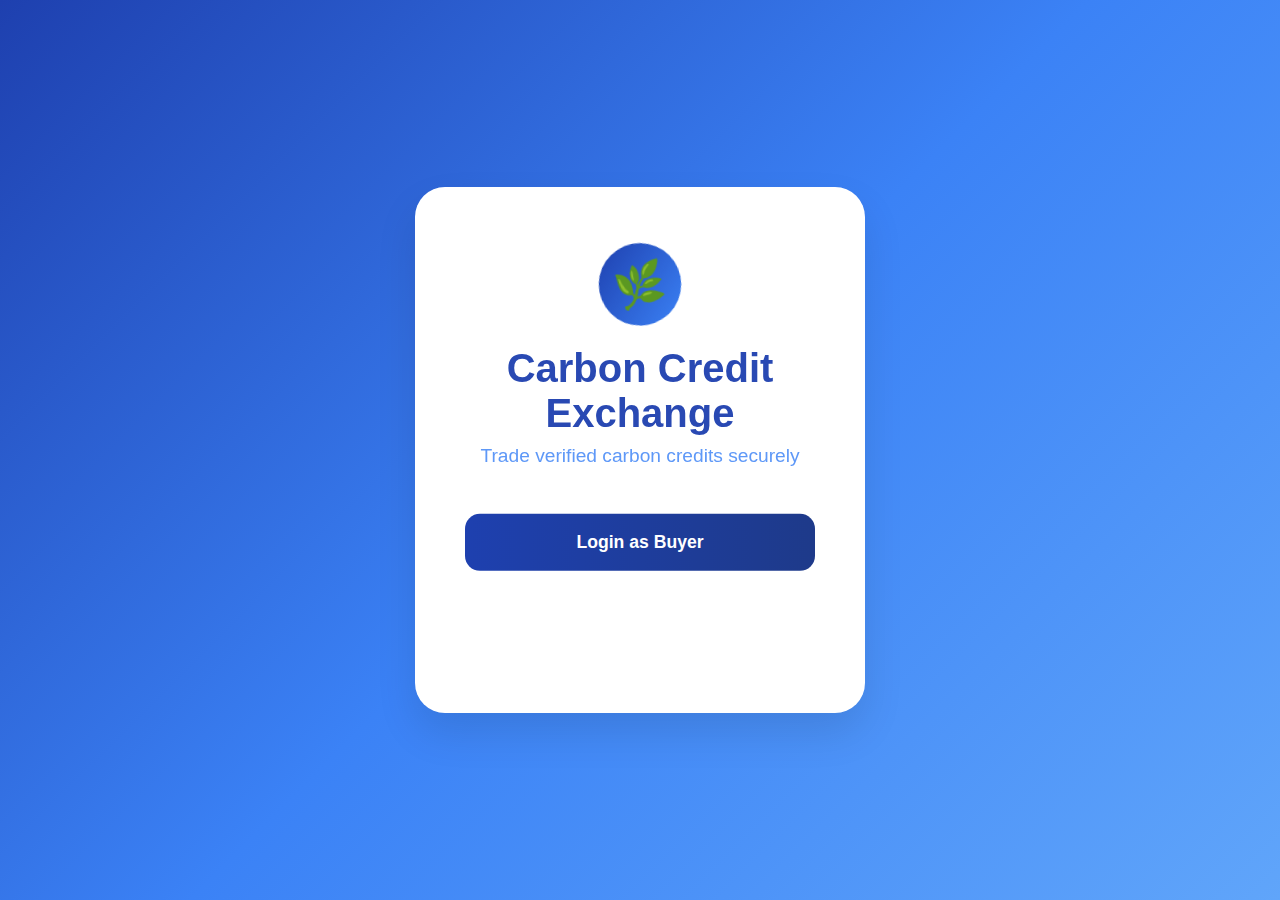
<file: index.html>
<!DOCTYPE html>
<html lang="en">
  <head>
    <meta charset="UTF-8" />
    <meta name="viewport" content="width=device-width, initial-scale=1.0" />
    <title>Carbon Credit Exchange - Login</title>
    <link rel="stylesheet" href="styles.css" />
    <script src="https://cdnjs.cloudflare.com/ajax/libs/gsap/3.12.2/gsap.min.js"></script>
  </head>
  <body>
    <div class="login-container">
      <div class="login-box">
        <div class="logo-circle">
          <span style="font-size: 2.5em; color: white">🌿</span>
        </div>
        <h1 class="login-title">Carbon Credit Exchange</h1>
        <p class="login-subtitle">Trade verified carbon credits securely</p>

        <a
          href="buyer-dashboard.html"
          class="login-btn buyer-btn"
          style="opacity: 100"
        >
          <span>Login as Buyer</span>
        </a>

        <a
          href="seller-dashboard.html"
          class="login-btn seller-btn"
          style="opacity: 100"
        >
          <span>Login as Seller</span>
        </a>
      </div>
    </div>

    <script src="animations.js"></script>
  </body>
</html>
</file>
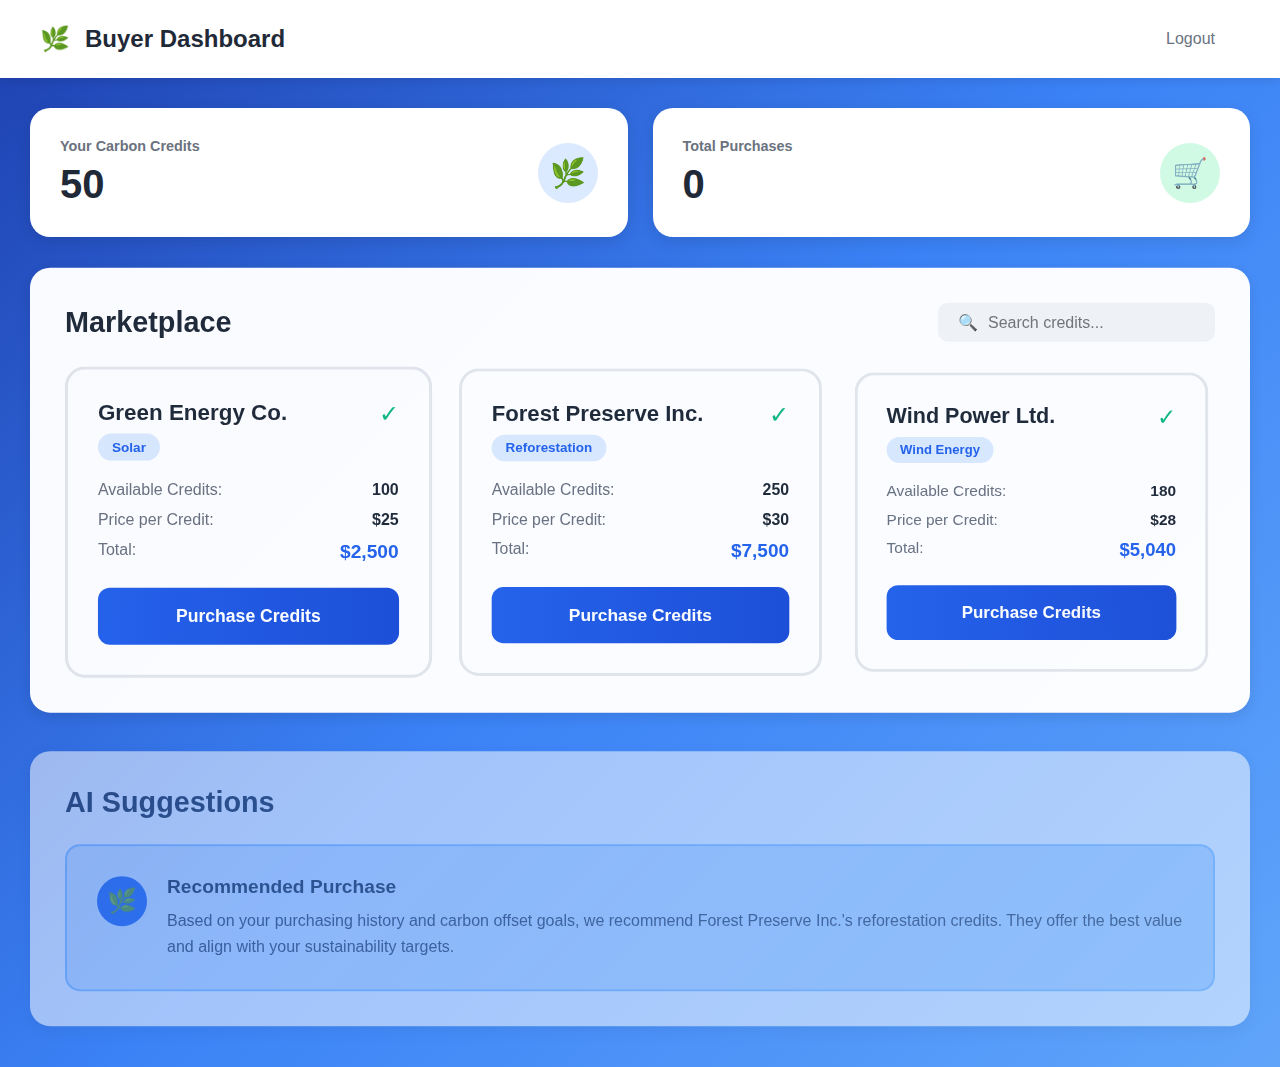
<file: buyer-dashboard.html>
<!DOCTYPE html>
<html lang="en">
  <head>
    <meta charset="UTF-8" />
    <meta name="viewport" content="width=device-width, initial-scale=1.0" />
    <title>Buyer Dashboard - Carbon Credit Exchange</title>
    <link rel="stylesheet" href="styles.css" />
    <script src="https://cdnjs.cloudflare.com/ajax/libs/gsap/3.12.2/gsap.min.js"></script>
  </head>
  <body>
    <nav class="navbar">
      <div class="nav-brand">
        <span>🌿</span>
        <span>Buyer Dashboard</span>
      </div>
      <a href="index.html" class="logout-btn">Logout</a>
    </nav>

    <div class="dashboard-content">
      <div class="stats-grid">
        <div class="stat-card">
          <div class="stat-info">
            <h3>Your Carbon Credits</h3>
            <p id="buyerCredits">50</p>
          </div>
          <div class="stat-icon" style="background: #dbeafe; color: #2563eb">
            🌿
          </div>
        </div>

        <div class="stat-card">
          <div class="stat-info">
            <h3>Total Purchases</h3>
            <p id="totalPurchases">0</p>
          </div>
          <div class="stat-icon" style="background: #d1fae5; color: #059669">
            🛒
          </div>
        </div>
      </div>

      <div class="section">
        <div class="marketplace-header">
          <h2 class="section-title" style="margin: 0">Marketplace</h2>
          <div class="search-box">
            <span>🔍</span>
            <input type="text" placeholder="Search credits..." />
          </div>
        </div>

        <div class="marketplace-grid" id="marketplace">
          <div
            class="marketplace-card"
            onclick="openPurchaseModal(1)"
            style="opacity: 100"
          >
            <div class="card-header">
              <div>
                <div class="card-title">Green Energy Co.</div>
                <span class="card-tag">Solar</span>
              </div>
              <span style="font-size: 1.5em; color: #10b981">✓</span>
            </div>
            <div class="card-info">
              <div class="info-row">
                <span class="info-label">Available Credits:</span>
                <span class="info-value">100</span>
              </div>
              <div class="info-row">
                <span class="info-label">Price per Credit:</span>
                <span class="info-value">$25</span>
              </div>
              <div class="info-row">
                <span class="info-label">Total:</span>
                <span class="total-price">$2,500</span>
              </div>
            </div>
            <button
              class="purchase-btn"
              onclick="event.stopPropagation(); openPurchaseModal(1)"
            >
              Purchase Credits
            </button>
          </div>

          <div
            class="marketplace-card"
            onclick="openPurchaseModal(2)"
            style="opacity: 100"
          >
            <div class="card-header">
              <div>
                <div class="card-title">Forest Preserve Inc.</div>
                <span class="card-tag">Reforestation</span>
              </div>
              <span style="font-size: 1.5em; color: #10b981">✓</span>
            </div>
            <div class="card-info">
              <div class="info-row">
                <span class="info-label">Available Credits:</span>
                <span class="info-value">250</span>
              </div>
              <div class="info-row">
                <span class="info-label">Price per Credit:</span>
                <span class="info-value">$30</span>
              </div>
              <div class="info-row">
                <span class="info-label">Total:</span>
                <span class="total-price">$7,500</span>
              </div>
            </div>
            <button
              class="purchase-btn"
              onclick="event.stopPropagation(); openPurchaseModal(2)"
            >
              Purchase Credits
            </button>
          </div>

          <div
            class="marketplace-card"
            onclick="openPurchaseModal(3)"
            style="opacity: 100"
          >
            <div class="card-header">
              <div>
                <div class="card-title">Wind Power Ltd.</div>
                <span class="card-tag">Wind Energy</span>
              </div>
              <span style="font-size: 1.5em; color: #10b981">✓</span>
            </div>
            <div class="card-info">
              <div class="info-row">
                <span class="info-label">Available Credits:</span>
                <span class="info-value">180</span>
              </div>
              <div class="info-row">
                <span class="info-label">Price per Credit:</span>
                <span class="info-value">$28</span>
              </div>
              <div class="info-row">
                <span class="info-label">Total:</span>
                <span class="total-price">$5,040</span>
              </div>
            </div>
            <button
              class="purchase-btn"
              onclick="event.stopPropagation(); openPurchaseModal(3)"
            >
              Purchase Credits
            </button>
          </div>
        </div>
      </div>

      <div class="section" id="purchaseHistorySection" style="display: none">
        <h2 class="section-title">Purchase History</h2>
        <div id="purchaseHistory"></div>
      </div>

      <div class="section">
        <h2 class="section-title">AI Suggestions</h2>
        <div class="ai-suggestion">
          <div class="ai-icon">
            <span style="font-size: 1.5em; color: white">🌿</span>
          </div>
          <div class="ai-content">
            <h3>Recommended Purchase</h3>
            <p>
              Based on your purchasing history and carbon offset goals, we
              recommend Forest Preserve Inc.'s reforestation credits. They offer
              the best value and align with your sustainability targets.
            </p>
          </div>
        </div>
      </div>
    </div>

    <div id="purchaseModal" class="modal">
      <div class="modal-content">
        <h3 class="modal-title">Confirm Purchase</h3>
        <div style="margin-bottom: 25px">
          <div class="info-row" style="margin-bottom: 15px">
            <span class="info-label">Seller:</span>
            <span class="info-value" id="modalSeller"></span>
          </div>
          <div class="info-row" style="margin-bottom: 15px">
            <span class="info-label">Available Credits:</span>
            <span class="info-value" id="modalAvailable"></span>
          </div>
          <div class="form-group">
            <label class="form-label">Purchase Amount:</label>
            <input
              type="number"
              class="form-input"
              id="purchaseAmount"
              placeholder="Enter amount"
            />
          </div>
          <div
            class="info-row"
            style="
              margin-top: 20px;
              padding-top: 20px;
              border-top: 2px solid #e5e7eb;
            "
          >
            <span class="info-label" style="font-size: 1.1em">Total Cost:</span>
            <span class="total-price" id="modalTotal" style="font-size: 1.3em"
              >$0</span
            >
          </div>
        </div>
        <div class="modal-buttons">
          <button class="modal-btn confirm-btn" onclick="confirmPurchase()">
            Confirm
          </button>
          <button class="modal-btn cancel-btn" onclick="closeModal()">
            Cancel
          </button>
        </div>
      </div>
    </div>

    <div id="notification" class="notification hidden">
      <span id="notificationIcon" style="font-size: 1.5em"></span>
      <span id="notificationMessage"></span>
    </div>

    <script src="buyer.js"></script>
  </body>
</html>
</file>
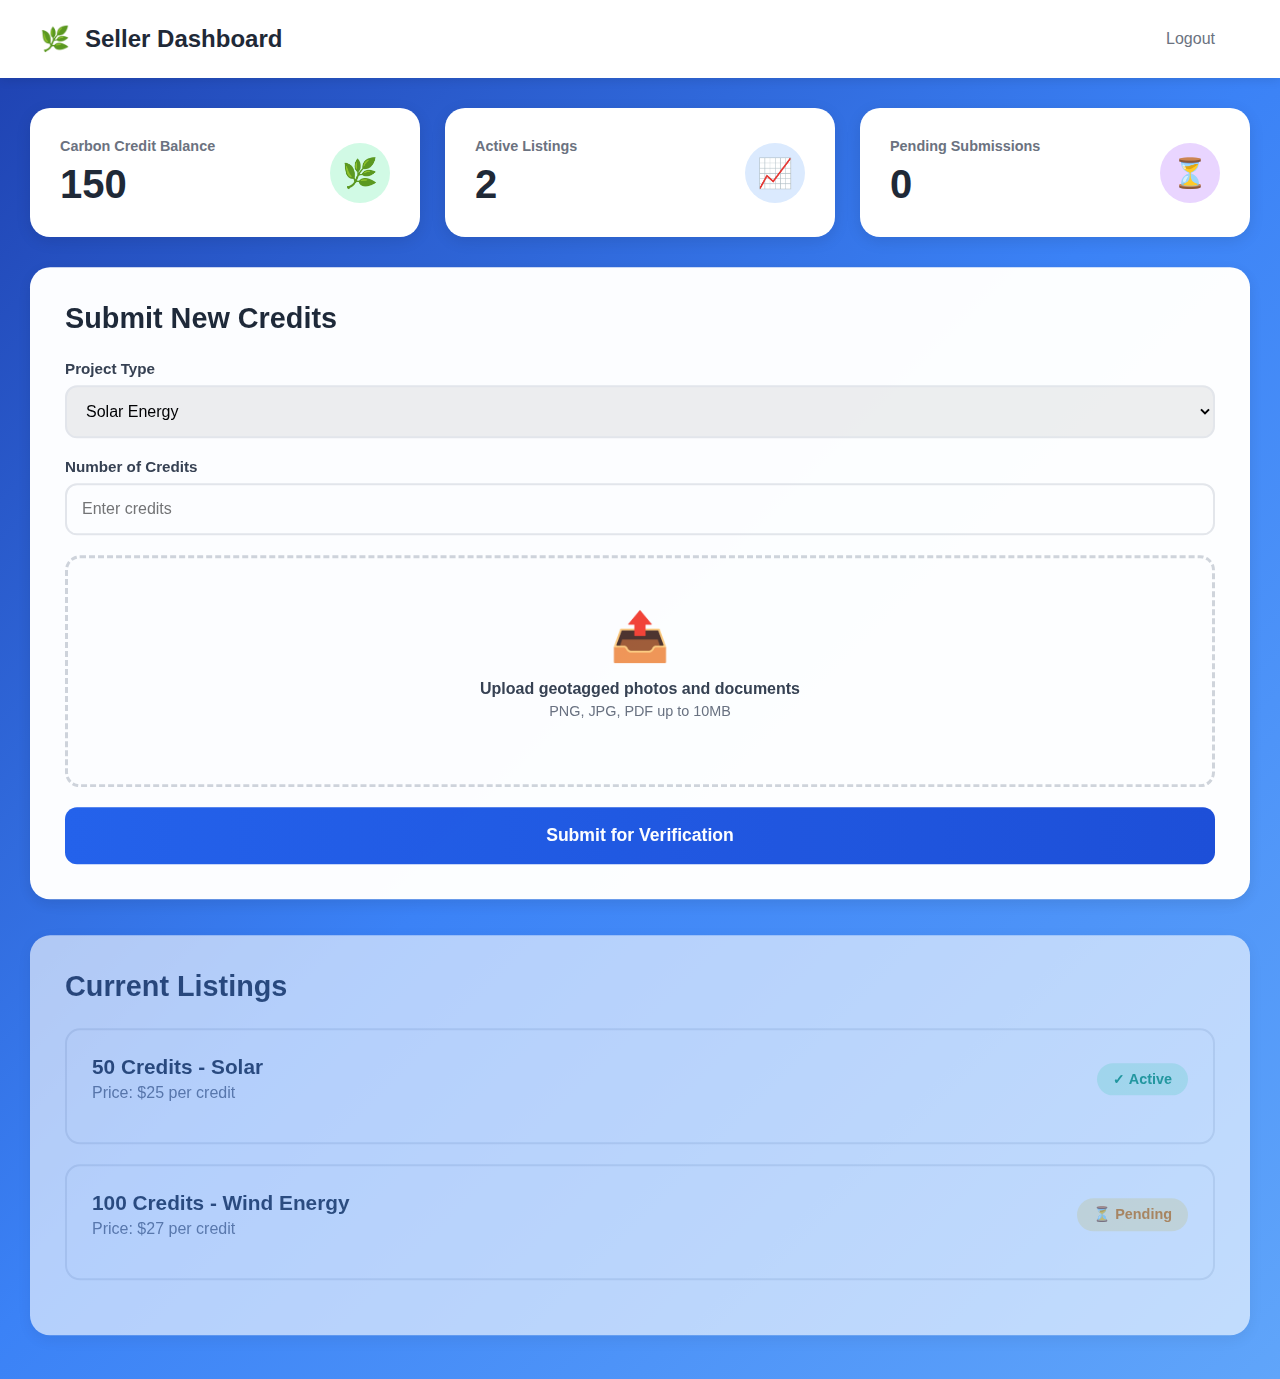
<file: seller-dashboard.html>
<!DOCTYPE html>
<html lang="en">
  <head>
    <meta charset="UTF-8" />
    <meta name="viewport" content="width=device-width, initial-scale=1.0" />
    <title>Seller Dashboard - Carbon Credit Exchange</title>
    <link rel="stylesheet" href="styles.css" />
    <script src="https://cdnjs.cloudflare.com/ajax/libs/gsap/3.12.2/gsap.min.js"></script>
  </head>
  <body>
    <nav class="navbar">
      <div class="nav-brand">
        <span>🌿</span>
        <span>Seller Dashboard</span>
      </div>
      <a href="index.html" class="logout-btn">Logout</a>
    </nav>

    <div class="dashboard-content">
      <div class="stats-grid">
        <div class="stat-card">
          <div class="stat-info">
            <h3>Carbon Credit Balance</h3>
            <p id="sellerCredits">150</p>
          </div>
          <div class="stat-icon" style="background: #d1fae5; color: #059669">
            🌿
          </div>
        </div>

        <div class="stat-card">
          <div class="stat-info">
            <h3>Active Listings</h3>
            <p id="activeListings">2</p>
          </div>
          <div class="stat-icon" style="background: #dbeafe; color: #2563eb">
            📈
          </div>
        </div>

        <div class="stat-card">
          <div class="stat-info">
            <h3>Pending Submissions</h3>
            <p id="pendingSubmissions">0</p>
          </div>
          <div class="stat-icon" style="background: #e9d5ff; color: #9333ea">
            ⏳
          </div>
        </div>
      </div>

      <div class="section">
        <h2 class="section-title">Submit New Credits</h2>
        <form id="submitForm">
          <div class="form-group">
            <label class="form-label">Project Type</label>
            <select class="form-select" id="projectType">
              <option>Solar Energy</option>
              <option>Wind Energy</option>
              <option>Reforestation</option>
              <option>Ocean Conservation</option>
            </select>
          </div>

          <div class="form-group">
            <label class="form-label">Number of Credits</label>
            <input
              type="number"
              class="form-input"
              id="creditAmount"
              placeholder="Enter credits"
            />
          </div>

          <div class="form-group">
            <div
              class="file-upload"
              onclick="document.getElementById('fileInput').click()"
            >
              <div class="file-upload-icon">📤</div>
              <p style="font-weight: 600; color: #374151; margin-bottom: 5px">
                Upload geotagged photos and documents
              </p>
              <p style="font-size: 0.9em; color: #6b7280">
                PNG, JPG, PDF up to 10MB
              </p>
              <p
                id="fileCount"
                style="color: #059669; font-weight: 600; margin-top: 15px"
              ></p>
            </div>
            <input
              type="file"
              id="fileInput"
              multiple
              accept=".jpg,.jpeg,.png,.pdf"
              style="display: none"
              onchange="updateFileCount()"
            />
          </div>

          <button type="submit" class="submit-btn">
            Submit for Verification
          </button>
        </form>
      </div>

      <div class="section" id="submissionsSection" style="display: none">
        <h2 class="section-title">Submission History</h2>
        <div id="submissionsList"></div>
      </div>

      <div class="section">
        <h2 class="section-title">Current Listings</h2>
        <div id="sellerListings">
          <div class="listing-item">
            <div class="listing-header">
              <div>
                <div class="listing-title">50 Credits - Solar</div>
                <p style="color: #6b7280; margin-top: 5px">
                  Price: $25 per credit
                </p>
              </div>
              <span class="status-badge status-active">✓ Active</span>
            </div>
          </div>

          <div class="listing-item">
            <div class="listing-header">
              <div>
                <div class="listing-title">100 Credits - Wind Energy</div>
                <p style="color: #6b7280; margin-top: 5px">
                  Price: $27 per credit
                </p>
              </div>
              <span class="status-badge status-pending">⏳ Pending</span>
            </div>
          </div>
        </div>
      </div>
    </div>

    <div id="notification" class="notification hidden">
      <span id="notificationIcon" style="font-size: 1.5em"></span>
      <span id="notificationMessage"></span>
    </div>

    <script src="seller.js"></script>
  </body>
</html>
</file>
<file: styles.css>
* {
  margin: 0;
  padding: 0;
  box-sizing: border-box;
}

body {
  font-family: "Segoe UI", Tahoma, Geneva, Verdana, sans-serif;
  background: linear-gradient(135deg, #1e40af 0%, #3b82f6 50%, #60a5fa 100%);
  min-height: 100vh;
}

/* Login Styles */
.login-container {
  min-height: 100vh;
  display: flex;
  align-items: center;
  justify-content: center;
  padding: 20px;
}

.login-box {
  background: white;
  border-radius: 30px;
  box-shadow: 0 20px 40px rgba(0, 0, 0, 0.1);
  padding: 60px 50px;
  max-width: 450px;
  width: 100%;
}

.logo-circle {
  width: 80px;
  height: 80px;
  background: linear-gradient(135deg, #1e40af, #3b82f6);
  border-radius: 50%;
  display: flex;
  align-items: center;
  justify-content: center;
  margin: 0 auto 20px;
}

.login-title {
  text-align: center;
  color: #1e40af;
  font-size: 2.5em;
  font-weight: 700;
  margin-bottom: 10px;
}

.login-subtitle {
  text-align: center;
  color: #3b82f6;
  font-size: 1.2em;
  margin-bottom: 40px;
}

.login-btn {
  width: 100%;
  padding: 18px;
  border: none;
  border-radius: 15px;
  font-size: 1.1em;
  font-weight: 600;
  cursor: pointer;
  transition: all 0.3s ease;
  display: flex !important;
  align-items: center;
  justify-content: center;
  gap: 10px;
  margin-bottom: 15px;
  text-decoration: none;
}

.buyer-btn {
  background: linear-gradient(90deg, #1e40af, #1e3a8a) !important;
  color: white !important;
}

.seller-btn {
  background: linear-gradient(90deg, #2563eb, #1d4ed8) !important;
  color: white !important;
}

.login-btn:hover {
  transform: translateY(-3px);
  box-shadow: 0 10px 25px rgba(0, 0, 0, 0.15);
}

.login-btn span {
  display: inline-block;
}

/* Dashboard Common Styles */
.navbar {
  background: white;
  box-shadow: 0 2px 10px rgba(0, 0, 0, 0.1);
  padding: 20px 40px;
  display: flex;
  justify-content: space-between;
  align-items: center;
}

.nav-brand {
  display: flex;
  align-items: center;
  gap: 15px;
  font-size: 1.5em;
  font-weight: 700;
  color: #1f2937;
}

.logout-btn {
  padding: 10px 25px;
  background: transparent;
  border: none;
  color: #6b7280;
  font-size: 1em;
  font-weight: 500;
  cursor: pointer;
  transition: color 0.3s;
  text-decoration: none;
}

.logout-btn:hover {
  color: #1f2937;
}

.dashboard-content {
  max-width: 1400px;
  margin: 0 auto;
  padding: 30px;
}

.stats-grid {
  display: grid;
  grid-template-columns: repeat(auto-fit, minmax(280px, 1fr));
  gap: 25px;
  margin-bottom: 30px;
}

.stat-card {
  background: white;
  border-radius: 20px;
  padding: 30px;
  box-shadow: 0 4px 15px rgba(0, 0, 0, 0.1);
  display: flex;
  justify-content: space-between;
  align-items: center;
}

.stat-info h3 {
  color: #6b7280;
  font-size: 0.9em;
  margin-bottom: 8px;
}

.stat-info p {
  color: #1f2937;
  font-size: 2.5em;
  font-weight: 700;
}

.stat-icon {
  width: 60px;
  height: 60px;
  border-radius: 50%;
  display: flex;
  align-items: center;
  justify-content: center;
  font-size: 1.8em;
}

.section {
  background: white;
  border-radius: 20px;
  padding: 35px;
  margin-bottom: 25px;
  box-shadow: 0 4px 15px rgba(0, 0, 0, 0.1);
}

.section-title {
  font-size: 1.8em;
  font-weight: 700;
  color: #1f2937;
  margin-bottom: 25px;
}

.form-group {
  margin-bottom: 20px;
}

.form-label {
  display: block;
  font-size: 0.95em;
  font-weight: 600;
  color: #374151;
  margin-bottom: 8px;
}

.form-input,
.form-select {
  width: 100%;
  padding: 15px;
  border: 2px solid #e5e7eb;
  border-radius: 12px;
  font-size: 1em;
  transition: all 0.3s;
}

.form-input:focus,
.form-select:focus {
  outline: none;
  border-color: #2563eb;
}

.file-upload {
  border: 3px dashed #d1d5db;
  border-radius: 15px;
  padding: 50px;
  text-align: center;
  cursor: pointer;
  transition: all 0.3s;
}

.file-upload:hover {
  border-color: #2563eb;
  background: #f9fafb;
}

.file-upload-icon {
  font-size: 3em;
  color: #9ca3af;
  margin-bottom: 15px;
}

.submit-btn,
.purchase-btn {
  width: 100%;
  padding: 18px;
  background: linear-gradient(90deg, #2563eb, #1d4ed8);
  color: white;
  border: none;
  border-radius: 12px;
  font-size: 1.1em;
  font-weight: 600;
  cursor: pointer;
  transition: all 0.3s;
  text-decoration: none;
  display: inline-block;
  text-align: center;
}

.submit-btn:hover,
.purchase-btn:hover {
  transform: translateY(-2px);
  box-shadow: 0 8px 20px rgba(37, 99, 235, 0.3);
}

.listing-item {
  border: 2px solid #e5e7eb;
  border-radius: 15px;
  padding: 25px;
  margin-bottom: 20px;
  transition: all 0.3s;
}

.listing-item:hover {
  box-shadow: 0 5px 15px rgba(0, 0, 0, 0.1);
}

.listing-header {
  display: flex;
  justify-content: space-between;
  align-items: center;
  margin-bottom: 15px;
}

.listing-title {
  font-size: 1.3em;
  font-weight: 600;
  color: #1f2937;
}

.status-badge {
  padding: 8px 16px;
  border-radius: 20px;
  font-weight: 600;
  font-size: 0.9em;
}

.status-active {
  background: #d1fae5;
  color: #059669;
}

.status-pending {
  background: #fef3c7;
  color: #d97706;
}

.status-verifying {
  background: #dbeafe;
  color: #2563eb;
}

/* Marketplace */
.marketplace-header {
  display: flex;
  justify-content: space-between;
  align-items: center;
  margin-bottom: 25px;
}

.search-box {
  display: flex;
  align-items: center;
  gap: 10px;
  background: #f3f4f6;
  padding: 10px 20px;
  border-radius: 10px;
}

.search-box input {
  border: none;
  background: transparent;
  outline: none;
  font-size: 1em;
}

.marketplace-grid {
  display: grid;
  grid-template-columns: repeat(auto-fit, minmax(350px, 1fr));
  gap: 25px;
}

.marketplace-card {
  border: 3px solid #e5e7eb;
  border-radius: 20px;
  padding: 30px;
  transition: all 0.3s;
  cursor: pointer;
}

.marketplace-card:hover {
  border-color: #3b82f6;
  box-shadow: 0 10px 30px rgba(0, 0, 0, 0.15);
  transform: translateY(-5px);
}

.card-header {
  display: flex;
  justify-content: space-between;
  align-items: start;
  margin-bottom: 20px;
}

.card-title {
  font-size: 1.4em;
  font-weight: 700;
  color: #1f2937;
  margin-bottom: 8px;
}

.card-tag {
  display: inline-block;
  padding: 6px 14px;
  background: #dbeafe;
  color: #2563eb;
  border-radius: 20px;
  font-size: 0.85em;
  font-weight: 600;
}

.card-info {
  margin-bottom: 25px;
}

.info-row {
  display: flex;
  justify-content: space-between;
  margin-bottom: 12px;
  font-size: 1em;
}

.info-label {
  color: #6b7280;
}

.info-value {
  font-weight: 600;
  color: #1f2937;
}

.total-price {
  font-size: 1.2em;
  color: #2563eb;
  font-weight: 700;
}

.ai-suggestion {
  background: linear-gradient(135deg, #dbeafe, #bfdbfe);
  border: 2px solid #93c5fd;
  border-radius: 15px;
  padding: 30px;
  display: flex;
  gap: 20px;
}

.ai-icon {
  background: #2563eb;
  width: 50px;
  height: 50px;
  border-radius: 50%;
  display: flex;
  align-items: center;
  justify-content: center;
  flex-shrink: 0;
}

.ai-content h3 {
  font-size: 1.2em;
  font-weight: 700;
  color: #1f2937;
  margin-bottom: 10px;
}

.ai-content p {
  color: #374151;
  line-height: 1.6;
}

/* Modal */
.modal {
  display: none;
  position: fixed;
  top: 0;
  left: 0;
  right: 0;
  bottom: 0;
  background: rgba(0, 0, 0, 0.5);
  z-index: 1000;
  align-items: center;
  justify-content: center;
  padding: 20px;
}

.modal.active {
  display: flex;
}

.modal-content {
  background: white;
  border-radius: 25px;
  padding: 40px;
  max-width: 500px;
  width: 100%;
  box-shadow: 0 20px 50px rgba(0, 0, 0, 0.2);
}

.modal-title {
  font-size: 2em;
  font-weight: 700;
  color: #1f2937;
  margin-bottom: 30px;
}

.modal-buttons {
  display: flex;
  gap: 15px;
  margin-top: 30px;
}

.modal-btn {
  flex: 1;
  padding: 15px;
  border: none;
  border-radius: 12px;
  font-size: 1.05em;
  font-weight: 600;
  cursor: pointer;
  transition: all 0.3s;
}

.confirm-btn {
  background: linear-gradient(90deg, #2563eb, #1d4ed8);
  color: white;
}

.cancel-btn {
  background: #e5e7eb;
  color: #374151;
}

.modal-btn:hover {
  transform: translateY(-2px);
}

/* Notification */
.notification {
  position: fixed;
  top: 20px;
  left: 50%;
  transform: translateX(-50%) translateY(-100px);
  background: white;
  padding: 20px 30px;
  border-radius: 12px;
  box-shadow: 0 10px 30px rgba(0, 0, 0, 0.2);
  z-index: 2000;
  display: flex;
  align-items: center;
  gap: 15px;
  min-width: 300px;
}

.notification.success {
  border-left: 5px solid #10b981;
}

.notification.error {
  border-left: 5px solid #ef4444;
}

.hidden {
  display: none !important;
}

/* Responsive */
@media (max-width: 768px) {
  .navbar {
    padding: 15px 20px;
  }

  .dashboard-content {
    padding: 20px;
  }

  .stats-grid {
    grid-template-columns: 1fr;
  }

  .marketplace-grid {
    grid-template-columns: 1fr;
  }

  .marketplace-header {
    flex-direction: column;
    gap: 15px;
  }

  .login-box {
    padding: 40px 30px;
  }
}
</file>
